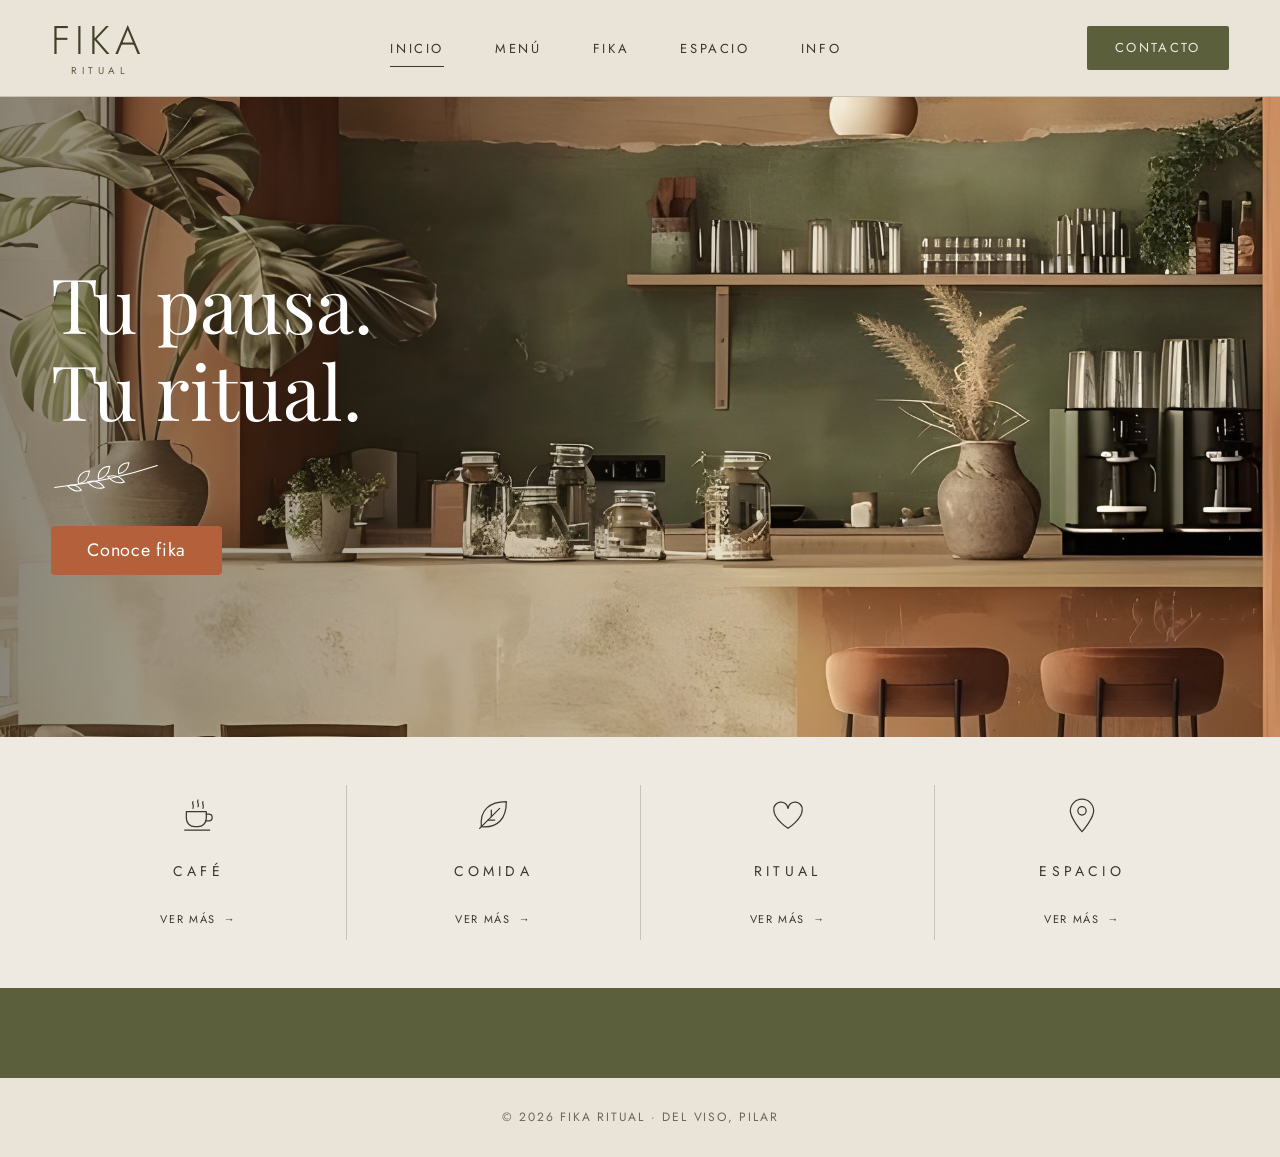
<file: index.html>
<!DOCTYPE html>
<html lang="es">
<head>
  <meta charset="UTF-8">
  <!-- Esta línea es clave para que la página sea responsive en el celular -->
  <meta name="viewport" content="width=device-width, initial-scale=1.0">
  <title>Fika Ritual | Tu pausa. Tu ritual.</title>
  <meta name="description" content="Fika Ritual: cafetería de especialidad, restó y panadería artesanal en Del Viso, Pilar.">

  <!-- Tipografías de Google Fonts -->
  <link rel="preconnect" href="https://fonts.googleapis.com">
  <link rel="preconnect" href="https://fonts.gstatic.com" crossorigin>
  <link href="https://fonts.googleapis.com/css2?family=Jost:wght@300;400;500&family=Playfair+Display:wght@400;600&display=swap" rel="stylesheet">

  <link rel="stylesheet" href="css/styles.css">
</head>
<body>

  <!-- ===== HEADER (igual en todas las páginas) ===== -->
  <header class="header">
    <div class="contenedor">
      <a href="index.html" class="logo" aria-label="Fika Ritual, ir al inicio">
        <span class="logo-fika">FIKA</span>
        <span class="logo-ritual">RITUAL</span>
      </a>

      <!-- Checkbox escondido: abre y cierra el menú en celular -->
      <input type="checkbox" id="menu-toggle" class="menu-toggle">

      <nav class="nav">
        <ul>
          <li><a href="index.html" class="activo">Inicio</a></li>
          <li><a href="menu.html">Menú</a></li>
          <li><a href="fika.html">Fika</a></li>
          <li><a href="espacio.html">Espacio</a></li>
          <li><a href="info.html">Info</a></li>
          <li class="solo-celular"><a href="info.html#contacto">Contacto</a></li>
        </ul>
      </nav>

      <a href="info.html#contacto" class="boton boton-oliva">Contacto</a>

      <!-- Botón hamburguesa (solo se ve en celular) -->
      <label for="menu-toggle" class="hamburguesa" aria-label="Abrir menú">
        <span></span><span></span><span></span>
      </label>
    </div>
  </header>

  <main>
    <!-- ===== HERO ===== -->
    <section class="hero">
      <img class="hero-foto" src="img/hero-inicio.jpg" alt="Interior de Fika con barra, frascos, plantas y banquetas">
      <div class="contenedor hero-texto">
        <h1>Tu pausa.<br>Tu ritual.</h1>
        <svg class="ramita" viewBox="0 0 120 40" fill="none" stroke="currentColor" stroke-width="1.2" stroke-linecap="round" aria-hidden="true"><path d="M4 30C40 26 80 18 116 6"/><path d="M30 26c-2-8 4-14 12-14-1 8-6 13-12 14z"/><path d="M52 21c-2-8 4-14 12-14-1 8-6 13-12 14z"/><path d="M74 15c-2-7 4-12 11-12-1 7-6 11-11 12z"/><path d="M40 24c5 6 12 8 18 6-4-6-11-8-18-6z"/><path d="M62 18c5 6 12 8 18 6-4-6-11-8-18-6z"/><path d="M18 28c4 5 10 7 15 5-3-5-9-7-15-5z"/></svg>
        <a href="fika.html" class="boton boton-terracota boton-grande">Conoce fika</a>
      </div>
    </section>

    <!-- ===== CAFÉ / COMIDA / RITUAL / ESPACIO ===== -->
    <section class="pilares">
      <div class="contenedor">
        <ul>
          <li>
            <svg viewBox="0 0 48 48" fill="none" stroke="currentColor" stroke-width="1.5" stroke-linecap="round" stroke-linejoin="round" aria-hidden="true"><path d="M10 20h24v8a10 10 0 0 1-10 10h-4a10 10 0 0 1-10-10z"/><path d="M34 23h3a4 4 0 0 1 0 8h-4"/><path d="M8 42h30"/><path d="M18 8c-2 3 2 4 0 8M24 6c-2 3 2 4 0 8M30 8c-2 3 2 4 0 8"/></svg>
            <h3>CAFÉ</h3>
            <a href="menu.html" class="ver-mas">Ver más <span aria-hidden="true">&rarr;</span></a>
          </li>
          <li>
            <svg viewBox="0 0 48 48" fill="none" stroke="currentColor" stroke-width="1.5" stroke-linecap="round" stroke-linejoin="round" aria-hidden="true"><path d="M40 8C20 8 8 18 10 38c20 2 30-10 30-30z"/><path d="M8 40L32 16"/><path d="M18 30h8M22 26v-8"/></svg>
            <h3>COMIDA</h3>
            <a href="menu.html#tab-salado" class="ver-mas">Ver más <span aria-hidden="true">&rarr;</span></a>
          </li>
          <li>
            <svg viewBox="0 0 48 48" fill="none" stroke="currentColor" stroke-width="1.5" stroke-linecap="round" stroke-linejoin="round" aria-hidden="true"><path d="M24 40S7 29 7 18a8.5 8.5 0 0 1 17-2 8.5 8.5 0 0 1 17 2c0 11-17 22-17 22z"/></svg>
            <h3>RITUAL</h3>
            <a href="fika.html" class="ver-mas">Ver más <span aria-hidden="true">&rarr;</span></a>
          </li>
          <li>
            <svg viewBox="0 0 48 48" fill="none" stroke="currentColor" stroke-width="1.5" stroke-linecap="round" stroke-linejoin="round" aria-hidden="true"><path d="M24 44S10 28 10 19a14 14 0 0 1 28 0c0 9-14 25-14 25z"/><circle cx="24" cy="19" r="5"/></svg>
            <h3>ESPACIO</h3>
            <a href="espacio.html" class="ver-mas">Ver más <span aria-hidden="true">&rarr;</span></a>
          </li>
        </ul>
      </div>
    </section>

    <div class="banda-verde"></div>
  </main>

  <footer class="footer">
    <p>&copy; 2026 Fika Ritual &middot; Del Viso, Pilar</p>
  </footer>

</body>
</html>
</file>
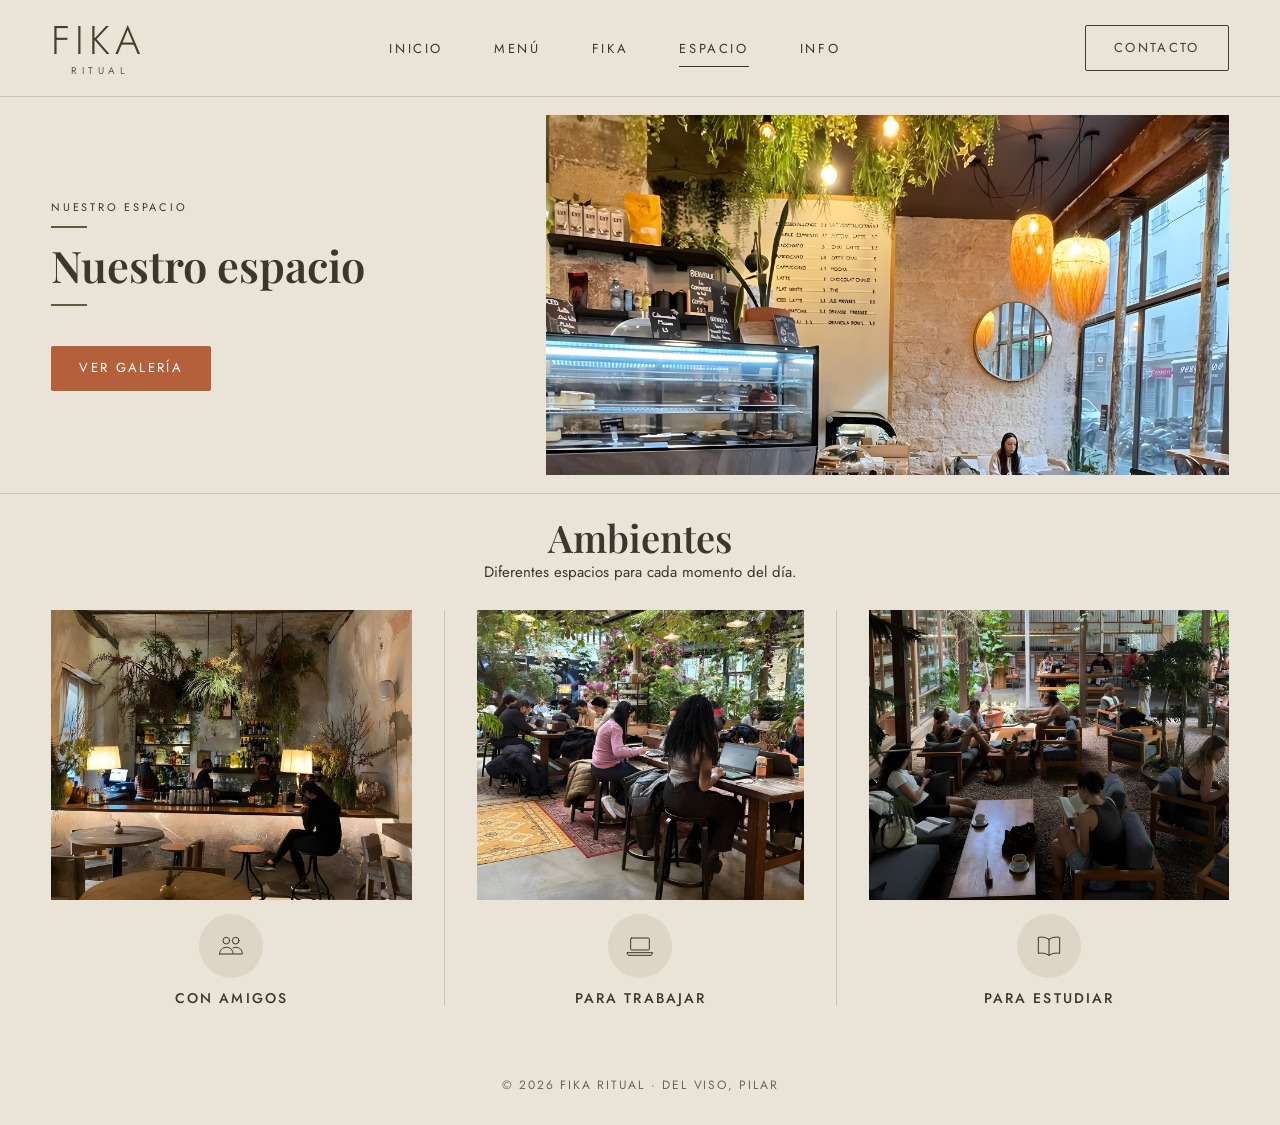
<file: espacio.html>
<!DOCTYPE html>
<html lang="es">
<head>
  <meta charset="UTF-8">
  <!-- Esta línea es clave para que la página sea responsive en el celular -->
  <meta name="viewport" content="width=device-width, initial-scale=1.0">
  <title>Nuestro espacio | Fika Ritual</title>
  <meta name="description" content="Fika Ritual: cafetería de especialidad, restó y panadería artesanal en Del Viso, Pilar.">

  <!-- Tipografías de Google Fonts -->
  <link rel="preconnect" href="https://fonts.googleapis.com">
  <link rel="preconnect" href="https://fonts.gstatic.com" crossorigin>
  <link href="https://fonts.googleapis.com/css2?family=Jost:wght@300;400;500&family=Playfair+Display:wght@400;600&display=swap" rel="stylesheet">

  <link rel="stylesheet" href="css/styles.css">
</head>
<body>

  <!-- ===== HEADER (igual en todas las páginas) ===== -->
  <header class="header">
    <div class="contenedor">
      <a href="index.html" class="logo" aria-label="Fika Ritual, ir al inicio">
        <span class="logo-fika">FIKA</span>
        <span class="logo-ritual">RITUAL</span>
      </a>

      <!-- Checkbox escondido: abre y cierra el menú en celular -->
      <input type="checkbox" id="menu-toggle" class="menu-toggle">

      <nav class="nav">
        <ul>
          <li><a href="index.html">Inicio</a></li>
          <li><a href="menu.html">Menú</a></li>
          <li><a href="fika.html">Fika</a></li>
          <li><a href="espacio.html" class="activo">Espacio</a></li>
          <li><a href="info.html">Info</a></li>
          <li class="solo-celular"><a href="info.html#contacto">Contacto</a></li>
        </ul>
      </nav>

      <a href="info.html#contacto" class="boton boton-borde">Contacto</a>

      <!-- Botón hamburguesa (solo se ve en celular) -->
      <label for="menu-toggle" class="hamburguesa" aria-label="Abrir menú">
        <span></span><span></span><span></span>
      </label>
    </div>
  </header>

  <main>
    <!-- ===== INTRO ===== -->
    <section>
      <div class="contenedor espacio-intro">
        <div>
          <p class="etiqueta">Nuestro espacio</p>
          <span class="rayita" style="margin:0 0 12px"></span>
          <h1>Nuestro espacio</h1>
          <span class="rayita"></span>
          <a href="#ambientes" class="boton boton-terracota">Ver galería</a>
        </div>
        <img src="img/espacio-hero.jpg" alt="Salón de Fika con plantas colgantes, vitrina y lámparas de mimbre">
      </div>
    </section>

    <!-- ===== AMBIENTES ===== -->
    <section class="ambientes" id="ambientes">
      <div class="contenedor">
        <h2>Ambientes</h2>
        <p class="subtitulo">Diferentes espacios para cada momento del día.</p>
        <ul>
          <li>
            <div class="ambiente-foto"><img src="img/amigos.jpg" alt="Barra con plantas colgantes y lámparas cálidas"></div>
            <div class="icono-circulo"><svg viewBox="0 0 48 48" fill="none" stroke="currentColor" stroke-width="1.5" stroke-linecap="round" stroke-linejoin="round" aria-hidden="true"><circle cx="17" cy="16" r="5"/><circle cx="31" cy="16" r="5"/><path d="M7 36c0-6 4-10 10-10s10 4 10 10H7z"/><path d="M27 27c1-.7 2.5-1 4-1 6 0 10 4 10 10H28"/></svg></div>
            <h3>Con amigos</h3>
          </li>
          <li>
            <div class="ambiente-foto"><img src="img/trabajar.jpg" alt="Mesas compartidas con gente trabajando en laptops"></div>
            <div class="icono-circulo"><svg viewBox="0 0 48 48" fill="none" stroke="currentColor" stroke-width="1.5" stroke-linecap="round" stroke-linejoin="round" aria-hidden="true"><rect x="10" y="12" width="28" height="18" rx="1.5"/><path d="M5 34h38l-2 4H7z"/></svg></div>
            <h3>Para trabajar</h3>
          </li>
          <li>
            <div class="ambiente-foto"><img src="img/estudiar.jpg" alt="Patio con sillones y gente leyendo"></div>
            <div class="icono-circulo"><svg viewBox="0 0 48 48" fill="none" stroke="currentColor" stroke-width="1.5" stroke-linecap="round" stroke-linejoin="round" aria-hidden="true"><path d="M24 14c-4-3-10-4-16-3v24c6-1 12 0 16 3 4-3 10-4 16-3V11c-6-1-12 0-16 3z"/><path d="M24 14v24"/></svg></div>
            <h3>Para estudiar</h3>
          </li>
        </ul>
      </div>
    </section>
  </main>

  <footer class="footer">
    <p>&copy; 2026 Fika Ritual &middot; Del Viso, Pilar</p>
  </footer>

</body>
</html>
</file>
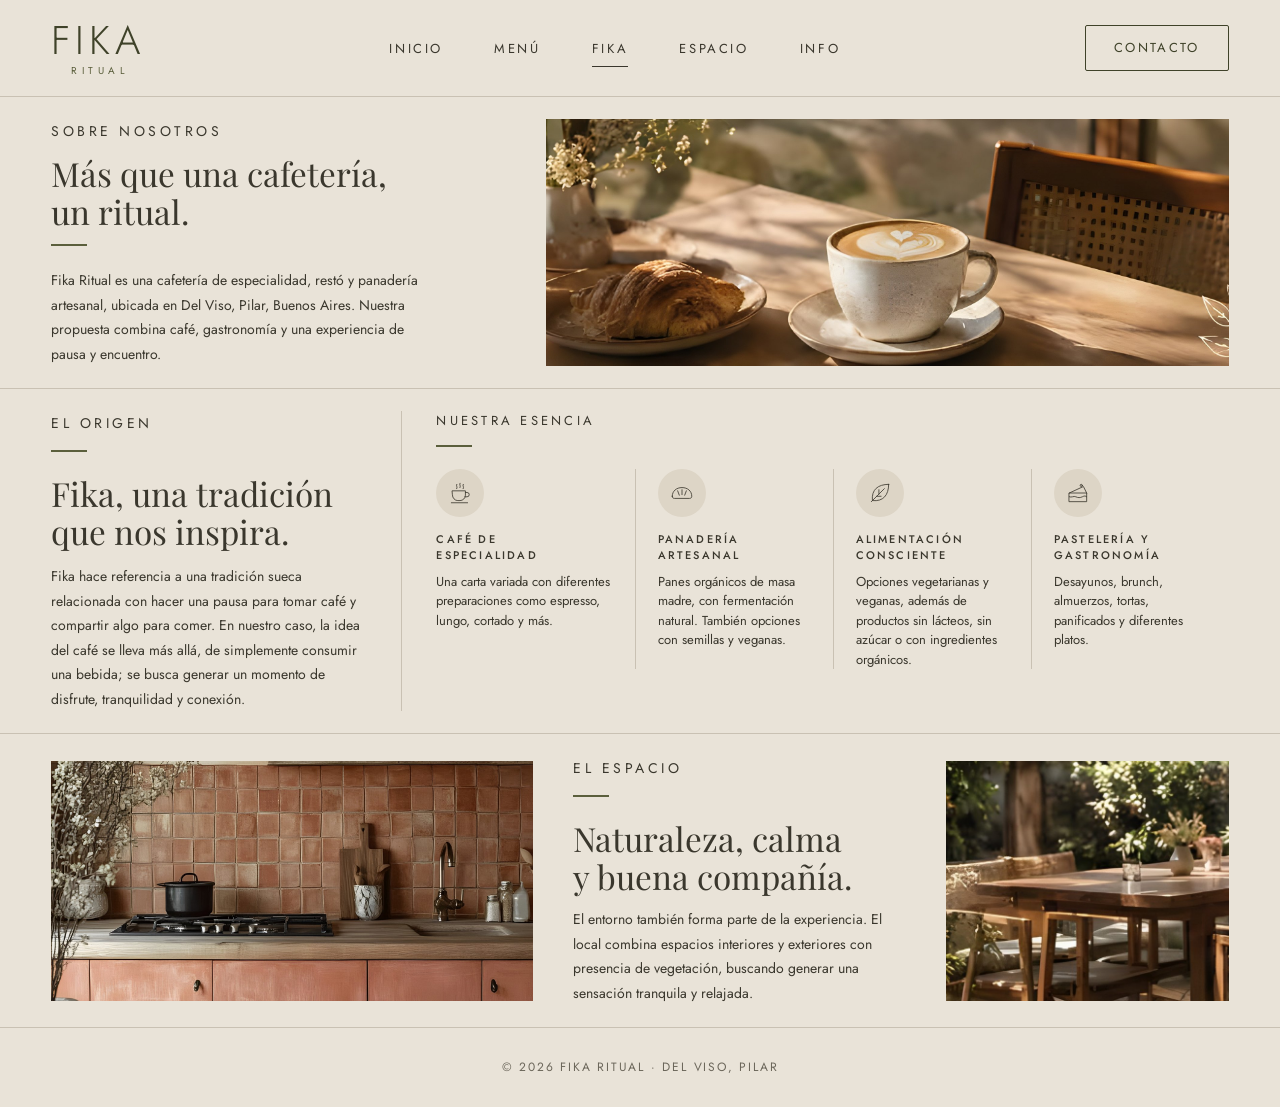
<file: fika.html>
<!DOCTYPE html>
<html lang="es">
<head>
  <meta charset="UTF-8">
  <!-- Esta línea es clave para que la página sea responsive en el celular -->
  <meta name="viewport" content="width=device-width, initial-scale=1.0">
  <title>Sobre nosotros | Fika Ritual</title>
  <meta name="description" content="Fika Ritual: cafetería de especialidad, restó y panadería artesanal en Del Viso, Pilar.">

  <!-- Tipografías de Google Fonts -->
  <link rel="preconnect" href="https://fonts.googleapis.com">
  <link rel="preconnect" href="https://fonts.gstatic.com" crossorigin>
  <link href="https://fonts.googleapis.com/css2?family=Jost:wght@300;400;500&family=Playfair+Display:wght@400;600&display=swap" rel="stylesheet">

  <link rel="stylesheet" href="css/styles.css">
</head>
<body>

  <!-- ===== HEADER (igual en todas las páginas) ===== -->
  <header class="header">
    <div class="contenedor">
      <a href="index.html" class="logo" aria-label="Fika Ritual, ir al inicio">
        <span class="logo-fika">FIKA</span>
        <span class="logo-ritual">RITUAL</span>
      </a>

      <!-- Checkbox escondido: abre y cierra el menú en celular -->
      <input type="checkbox" id="menu-toggle" class="menu-toggle">

      <nav class="nav">
        <ul>
          <li><a href="index.html">Inicio</a></li>
          <li><a href="menu.html">Menú</a></li>
          <li><a href="fika.html" class="activo">Fika</a></li>
          <li><a href="espacio.html">Espacio</a></li>
          <li><a href="info.html">Info</a></li>
          <li class="solo-celular"><a href="info.html#contacto">Contacto</a></li>
        </ul>
      </nav>

      <a href="info.html#contacto" class="boton boton-borde">Contacto</a>

      <!-- Botón hamburguesa (solo se ve en celular) -->
      <label for="menu-toggle" class="hamburguesa" aria-label="Abrir menú">
        <span></span><span></span><span></span>
      </label>
    </div>
  </header>

  <main>
    <!-- ===== SOBRE NOSOTROS ===== -->
    <section class="bloque">
      <div class="contenedor sobre">
        <div>
          <p class="etiqueta">Sobre nosotros</p>
          <h2>Más que una cafetería,<br>un ritual.</h2>
          <span class="rayita"></span>
          <p>Fika Ritual es una cafetería de especialidad, restó y panadería artesanal, ubicada en Del Viso, Pilar, Buenos Aires. Nuestra propuesta combina café, gastronomía y una experiencia de pausa y encuentro.</p>
        </div>
        <img class="foto-ancha" src="img/fika-mesa.jpg" alt="Café con latte art y medialuna sobre una mesa de madera">
      </div>
    </section>

    <!-- ===== ORIGEN + ESENCIA ===== -->
    <section class="bloque">
      <div class="contenedor origen">
        <div class="origen-texto">
          <p class="etiqueta">El origen</p>
          <span class="rayita"></span>
          <h2>Fika, una tradición<br>que nos inspira.</h2>
          <p style="margin-top:14px">Fika hace referencia a una tradición sueca relacionada con hacer una pausa para tomar café y compartir algo para comer. En nuestro caso, la idea del café se lleva más allá, de simplemente consumir una bebida; se busca generar un momento de disfrute, tranquilidad y conexión.</p>
        </div>
        <div class="esencia">
          <p class="etiqueta">Nuestra esencia</p>
          <span class="rayita"></span>
          <ul>
            <li>
              <div class="icono-circulo"><svg viewBox="0 0 48 48" fill="none" stroke="currentColor" stroke-width="1.5" stroke-linecap="round" stroke-linejoin="round" aria-hidden="true"><path d="M10 20h24v8a10 10 0 0 1-10 10h-4a10 10 0 0 1-10-10z"/><path d="M34 23h3a4 4 0 0 1 0 8h-4"/><path d="M8 42h30"/><path d="M18 8c-2 3 2 4 0 8M24 6c-2 3 2 4 0 8M30 8c-2 3 2 4 0 8"/></svg></div>
              <h3>Café de<br>especialidad</h3>
              <p>Una carta variada con diferentes preparaciones como espresso, lungo, cortado y más.</p>
            </li>
            <li>
              <div class="icono-circulo"><svg viewBox="0 0 48 48" fill="none" stroke="currentColor" stroke-width="1.5" stroke-linecap="round" stroke-linejoin="round" aria-hidden="true"><path d="M6 30c0-10 8-16 18-16s18 6 18 16c0 3-2 4-4 4H10c-2 0-4-1-4-4z"/><path d="M16 20l3 8M24 18v9M32 20l-3 8"/></svg></div>
              <h3>Panadería<br>artesanal</h3>
              <p>Panes orgánicos de masa madre, con fermentación natural. También opciones con semillas y veganas.</p>
            </li>
            <li>
              <div class="icono-circulo"><svg viewBox="0 0 48 48" fill="none" stroke="currentColor" stroke-width="1.5" stroke-linecap="round" stroke-linejoin="round" aria-hidden="true"><path d="M40 8C20 8 8 18 10 38c20 2 30-10 30-30z"/><path d="M8 40L32 16"/><path d="M18 30h8M22 26v-8"/></svg></div>
              <h3>Alimentación<br>consciente</h3>
              <p>Opciones vegetarianas y veganas, además de productos sin lácteos, sin azúcar o con ingredientes orgánicos.</p>
            </li>
            <li>
              <div class="icono-circulo"><svg viewBox="0 0 48 48" fill="none" stroke="currentColor" stroke-width="1.5" stroke-linecap="round" stroke-linejoin="round" aria-hidden="true"><path d="M8 24h32v16H8z"/><path d="M8 24L34 12l6 12"/><path d="M8 31c4 2 8-2 12 0s8 2 12 0 6-2 8 0"/><circle cx="30" cy="10" r="2"/></svg></div>
              <h3>Pastelería y<br>gastronomía</h3>
              <p>Desayunos, brunch, almuerzos, tortas, panificados y diferentes platos.</p>
            </li>
          </ul>
        </div>
      </div>
    </section>

    <!-- ===== EL ESPACIO ===== -->
    <section class="bloque el-espacio-bloque">
      <div class="contenedor el-espacio">
        <img src="img/fika-cocina.jpg" alt="Cocina con azulejos terracota, vasijas de barro y estante de madera">
        <div class="el-espacio-texto">
          <p class="etiqueta">El espacio</p>
          <span class="rayita"></span>
          <h2>Naturaleza, calma<br>y buena compañía.</h2>
          <p style="margin-top:12px">El entorno también forma parte de la experiencia. El local combina espacios interiores y exteriores con presencia de vegetación, buscando generar una sensación tranquila y relajada.</p>
        </div>
        <img src="img/fika-patio.jpg" alt="Mesa de madera en el patio rodeada de plantas">
      </div>
    </section>
  </main>

  <footer class="footer">
    <p>&copy; 2026 Fika Ritual &middot; Del Viso, Pilar</p>
  </footer>

</body>
</html>
</file>
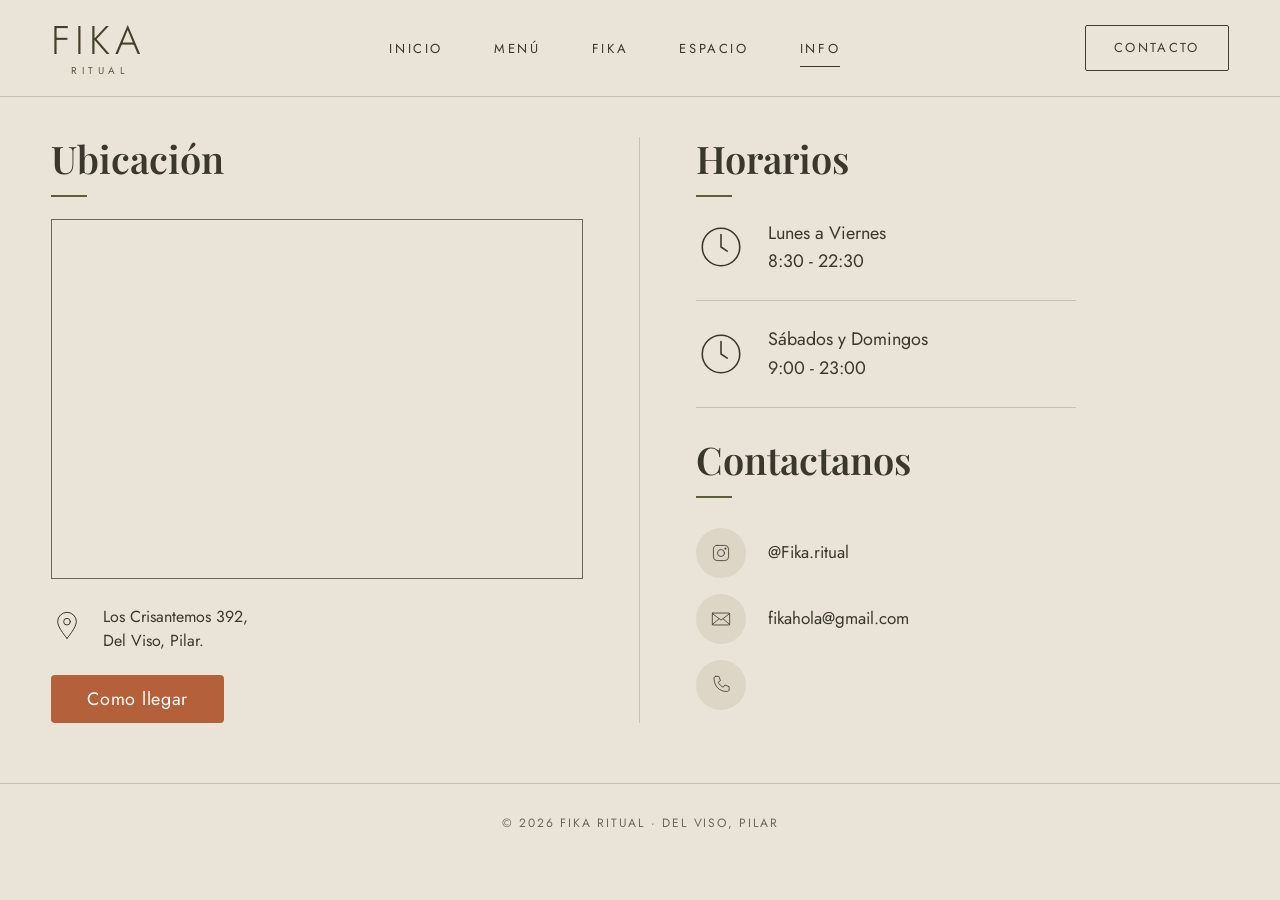
<file: info.html>
<!DOCTYPE html>
<html lang="es">
<head>
  <meta charset="UTF-8">
  <!-- Esta línea es clave para que la página sea responsive en el celular -->
  <meta name="viewport" content="width=device-width, initial-scale=1.0">
  <title>Info y contacto | Fika Ritual</title>
  <meta name="description" content="Fika Ritual: cafetería de especialidad, restó y panadería artesanal en Del Viso, Pilar.">

  <!-- Tipografías de Google Fonts -->
  <link rel="preconnect" href="https://fonts.googleapis.com">
  <link rel="preconnect" href="https://fonts.gstatic.com" crossorigin>
  <link href="https://fonts.googleapis.com/css2?family=Jost:wght@300;400;500&family=Playfair+Display:wght@400;600&display=swap" rel="stylesheet">

  <link rel="stylesheet" href="css/styles.css">
</head>
<body>

  <!-- ===== HEADER (igual en todas las páginas) ===== -->
  <header class="header">
    <div class="contenedor">
      <a href="index.html" class="logo" aria-label="Fika Ritual, ir al inicio">
        <span class="logo-fika">FIKA</span>
        <span class="logo-ritual">RITUAL</span>
      </a>

      <!-- Checkbox escondido: abre y cierra el menú en celular -->
      <input type="checkbox" id="menu-toggle" class="menu-toggle">

      <nav class="nav">
        <ul>
          <li><a href="index.html">Inicio</a></li>
          <li><a href="menu.html">Menú</a></li>
          <li><a href="fika.html">Fika</a></li>
          <li><a href="espacio.html">Espacio</a></li>
          <li><a href="info.html" class="activo">Info</a></li>
          <li class="solo-celular"><a href="info.html#contacto">Contacto</a></li>
        </ul>
      </nav>

      <a href="info.html#contacto" class="boton boton-borde">Contacto</a>

      <!-- Botón hamburguesa (solo se ve en celular) -->
      <label for="menu-toggle" class="hamburguesa" aria-label="Abrir menú">
        <span></span><span></span><span></span>
      </label>
    </div>
  </header>

  <main>
    <section>
      <div class="contenedor info">

        <!-- ===== UBICACIÓN ===== -->
        <div class="ubicacion">
          <h2>Ubicación</h2>
          <span class="rayita"></span>
          <!-- Mapa de Google Maps embebido -->
          <iframe class="mapa"
            src="https://maps.google.com/maps?q=Los%20Crisantemos%20392%2C%20Del%20Viso%2C%20Pilar&z=15&output=embed"
            title="Mapa de Fika Ritual" loading="lazy" referrerpolicy="no-referrer-when-downgrade"></iframe>
          <div class="direccion">
            <svg viewBox="0 0 48 48" fill="none" stroke="currentColor" stroke-width="1.5" stroke-linecap="round" stroke-linejoin="round" aria-hidden="true"><path d="M24 44S10 28 10 19a14 14 0 0 1 28 0c0 9-14 25-14 25z"/><circle cx="24" cy="19" r="5"/></svg>
            <p>Los Crisantemos 392,<br>Del Viso, Pilar.</p>
          </div>
          <a class="boton boton-terracota boton-grande" target="_blank" rel="noopener"
             href="https://www.google.com/maps/dir/?api=1&destination=Los+Crisantemos+392,+Del+Viso,+Pilar">Como llegar</a>
        </div>

        <!-- ===== HORARIOS Y CONTACTO ===== -->
        <div class="contacto-col">
          <h2>Horarios</h2>
          <span class="rayita"></span>
          <div class="horario">
            <svg viewBox="0 0 48 48" fill="none" stroke="currentColor" stroke-width="1.5" stroke-linecap="round" stroke-linejoin="round" aria-hidden="true"><circle cx="24" cy="24" r="18"/><path d="M24 12v12l6 4"/></svg>
            <p>Lunes a Viernes<br>8:30 - 22:30</p>
          </div>
          <div class="horario">
            <svg viewBox="0 0 48 48" fill="none" stroke="currentColor" stroke-width="1.5" stroke-linecap="round" stroke-linejoin="round" aria-hidden="true"><circle cx="24" cy="24" r="18"/><path d="M24 12v12l6 4"/></svg>
            <p>Sábados y Domingos<br>9:00 - 23:00</p>
          </div>

          <h2 id="contacto">Contactanos</h2>
          <span class="rayita"></span>
          <ul class="redes">
            <li><a href="https://instagram.com/fika.ritual" target="_blank" rel="noopener"><span class="icono-circulo"><svg viewBox="0 0 48 48" fill="none" stroke="currentColor" stroke-width="1.5" stroke-linecap="round" stroke-linejoin="round" aria-hidden="true"><rect x="10" y="10" width="28" height="28" rx="7"/><circle cx="24" cy="24" r="6.5"/><circle cx="32" cy="16" r="1" fill="currentColor"/></svg></span>@Fika.ritual</a></li>
            <li><a href="mailto:fikahola@gmail.com"><span class="icono-circulo"><svg viewBox="0 0 48 48" fill="none" stroke="currentColor" stroke-width="1.5" stroke-linecap="round" stroke-linejoin="round" aria-hidden="true"><rect x="8" y="13" width="32" height="22" rx="1"/><path d="M8 14l16 12 16-12M8 34l12-10M40 34L28 24"/></svg></span>fikahola@gmail.com</a></li>
            <!-- Completá el número de teléfono real -->
            <li><a href="tel:+540000000000"><span class="icono-circulo"><svg viewBox="0 0 48 48" fill="none" stroke="currentColor" stroke-width="1.5" stroke-linecap="round" stroke-linejoin="round" aria-hidden="true"><path d="M14 8l6 0 3 8-4 3c2 4 5 7 9 9l3-4 8 3v6c0 2-2 3-4 3C21 36 12 27 11 12c0-2 1-4 3-4z"/></svg></span></a></li>
          </ul>
        </div>

      </div>
    </section>
  </main>

  <footer class="footer">
    <p>&copy; 2026 Fika Ritual &middot; Del Viso, Pilar</p>
  </footer>

</body>
</html>
</file>
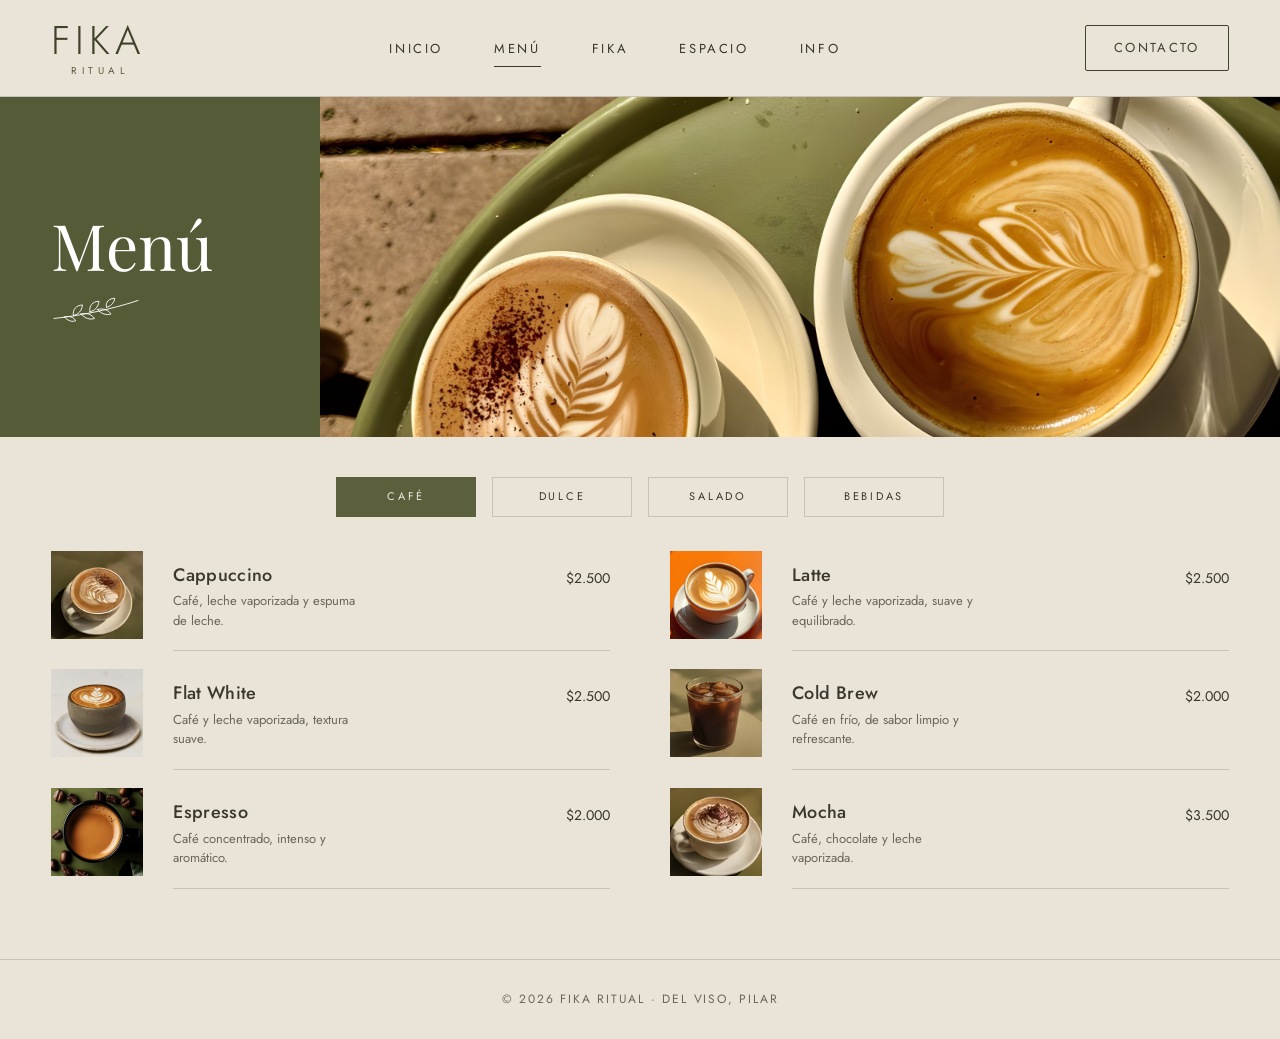
<file: menu.html>
<!DOCTYPE html>
<html lang="es">
<head>
  <meta charset="UTF-8">
  <!-- Esta línea es clave para que la página sea responsive en el celular -->
  <meta name="viewport" content="width=device-width, initial-scale=1.0">
  <title>Menú | Fika Ritual</title>
  <meta name="description" content="Fika Ritual: cafetería de especialidad, restó y panadería artesanal en Del Viso, Pilar.">

  <!-- Tipografías de Google Fonts -->
  <link rel="preconnect" href="https://fonts.googleapis.com">
  <link rel="preconnect" href="https://fonts.gstatic.com" crossorigin>
  <link href="https://fonts.googleapis.com/css2?family=Jost:wght@300;400;500&family=Playfair+Display:wght@400;600&display=swap" rel="stylesheet">

  <link rel="stylesheet" href="css/styles.css">
</head>
<body>

  <!-- ===== HEADER (igual en todas las páginas) ===== -->
  <header class="header">
    <div class="contenedor">
      <a href="index.html" class="logo" aria-label="Fika Ritual, ir al inicio">
        <span class="logo-fika">FIKA</span>
        <span class="logo-ritual">RITUAL</span>
      </a>

      <!-- Checkbox escondido: abre y cierra el menú en celular -->
      <input type="checkbox" id="menu-toggle" class="menu-toggle">

      <nav class="nav">
        <ul>
          <li><a href="index.html">Inicio</a></li>
          <li><a href="menu.html" class="activo">Menú</a></li>
          <li><a href="fika.html">Fika</a></li>
          <li><a href="espacio.html">Espacio</a></li>
          <li><a href="info.html">Info</a></li>
          <li class="solo-celular"><a href="info.html#contacto">Contacto</a></li>
        </ul>
      </nav>

      <a href="info.html#contacto" class="boton boton-borde">Contacto</a>

      <!-- Botón hamburguesa (solo se ve en celular) -->
      <label for="menu-toggle" class="hamburguesa" aria-label="Abrir menú">
        <span></span><span></span><span></span>
      </label>
    </div>
  </header>

  <main>
    <!-- ===== HERO MENÚ ===== -->
    <section class="hero-chico">
      <img class="hero-foto" src="img/hero-menu.jpg" alt="Dos cafés con latte art sobre una mesa verde">
      <div class="contenedor hero-texto">
        <h1>Menú</h1>
        <svg class="ramita" viewBox="0 0 120 40" fill="none" stroke="currentColor" stroke-width="1.2" stroke-linecap="round" aria-hidden="true"><path d="M4 30C40 26 80 18 116 6"/><path d="M30 26c-2-8 4-14 12-14-1 8-6 13-12 14z"/><path d="M52 21c-2-8 4-14 12-14-1 8-6 13-12 14z"/><path d="M74 15c-2-7 4-12 11-12-1 7-6 11-11 12z"/><path d="M40 24c5 6 12 8 18 6-4-6-11-8-18-6z"/><path d="M62 18c5 6 12 8 18 6-4-6-11-8-18-6z"/><path d="M18 28c4 5 10 7 15 5-3-5-9-7-15-5z"/></svg>
      </div>
    </section>

    <!-- ===== CARTA CON PESTAÑAS =====
         Funciona solo con CSS: cada pestaña es un radio button. -->
    <section class="menu">
      <div class="contenedor">
        <input type="radio" name="tab" id="tab-cafe" class="tab-radio" checked>
        <input type="radio" name="tab" id="tab-dulce" class="tab-radio">
        <input type="radio" name="tab" id="tab-salado" class="tab-radio">
        <input type="radio" name="tab" id="tab-bebidas" class="tab-radio">

        <div class="tabs">
          <label for="tab-cafe">Café</label>
          <label for="tab-dulce">Dulce</label>
          <label for="tab-salado">Salado</label>
          <label for="tab-bebidas">Bebidas</label>
        </div>

        <div class="listas">
        <div class="lista-menu" id="lista-cafe">
          <article class="producto">
            <img src="img/cappuccino.jpg" alt="Cappuccino">
            <div class="producto-info">
              <h3>Cappuccino</h3>
              <p>Café, leche vaporizada y espuma de leche.</p>
              <span class="precio">$2.500</span>
            </div>
          </article>
          <article class="producto">
            <img src="img/latte.jpg" alt="Latte">
            <div class="producto-info">
              <h3>Latte</h3>
              <p>Café y leche vaporizada, suave y equilibrado.</p>
              <span class="precio">$2.500</span>
            </div>
          </article>
          <article class="producto">
            <img src="img/flat-white.jpg" alt="Flat White">
            <div class="producto-info">
              <h3>Flat White</h3>
              <p>Café y leche vaporizada, textura suave.</p>
              <span class="precio">$2.500</span>
            </div>
          </article>
          <article class="producto">
            <img src="img/cold-brew.jpg" alt="Cold Brew">
            <div class="producto-info">
              <h3>Cold Brew</h3>
              <p>Café en frío, de sabor limpio y refrescante.</p>
              <span class="precio">$2.000</span>
            </div>
          </article>
          <article class="producto">
            <img src="img/espresso.jpg" alt="Espresso">
            <div class="producto-info">
              <h3>Espresso</h3>
              <p>Café concentrado, intenso y aromático.</p>
              <span class="precio">$2.000</span>
            </div>
          </article>
          <article class="producto">
            <img src="img/mocha.jpg" alt="Mocha">
            <div class="producto-info">
              <h3>Mocha</h3>
              <p>Café, chocolate y leche vaporizada.</p>
              <span class="precio">$3.500</span>
            </div>
          </article>
        </div>
        <div class="lista-menu" id="lista-dulce">
          <article class="producto">
            <img src="img/medialuna.jpg" alt="Croissant">
            <div class="producto-info">
              <h3>Croissant</h3>
              <p>De manteca, hojaldrado y horneado todos los días.</p>
              <span class="precio">$3.000</span>
            </div>
          </article>
          <article class="producto">
            <img src="img/kanelbulle.jpg" alt="Kanelbulle">
            <div class="producto-info">
              <h3>Kanelbulle</h3>
              <p>Roll de canela y cardamomo, clásico del fika sueco.</p>
              <span class="precio">$3.000</span>
            </div>
          </article>
          <article class="producto">
            <img src="img/croissant-bicolor.jpg" alt="Croissant bicolor">
            <div class="producto-info">
              <h3>Croissant bicolor</h3>
              <p>Masa hojaldrada con capas de cacao.</p>
              <span class="precio">$3.000</span>
            </div>
          </article>
          <article class="producto">
            <img src="img/pain-chocolat.jpg" alt="Pain au chocolat">
            <div class="producto-info">
              <h3>Pain au chocolat</h3>
              <p>Hojaldre de manteca relleno de chocolate semiamargo.</p>
              <span class="precio">$3.000</span>
            </div>
          </article>
        </div>
<!-- Productos de ejemplo: cambiá nombres, descripciones y precios -->
        <div class="lista-menu" id="lista-salado">
          <article class="producto">
            <img src="img/Tostada de masa madre.jpg" alt="Tostada de masa madre">
            <div class="producto-info">
              <h3>Tostado de masa madre</h3>
          
              <p>Jamón cocido y queso, en pan de masa madre.</p>
              <span class="precio">$5.000</span>
            </div>
          </article>
          <article class="producto">
            <img src="img/Avocado toast.jpg" alt="Avocado toast">
            <div class="producto-info">
              <h3>Avocado toast</h3>
              <p>Palta, huevo y semillas sobre pan de masa madre.</p>
              <span class="precio">$5.000</span>
            </div>
          </article>
          <article class="producto">
            <img src="img/Bowl veggie.jpg" alt="Bowl veggie">
            <div class="producto-info">
              <h3>Bowl veggie</h3>
              <p>Vegetales asados, hummus y hojas verdes.</p>
              <span class="precio">$8.000</span>
            </div>
          </article>
          <article class="producto">
            <img src="img/Croissant salado.jpg" alt="Croissant salado">
            <div class="producto-info">
              <h3>Croissant salado</h3>
              <p>Relleno de jamón crudo, rúcula y queso.</p>
              <span class="precio">$5.000</span>
            </div>
          </article>
          <article class="producto">
            <img src="img/Quinche del dia.jpg" alt="Quiche del día">
            <div class="producto-info">
              <h3>Quiche del día</h3>
              <p>Masa casera y relleno de estación.</p>
              <span class="precio">$6.000</span>
            </div>
          </article>
          <article class="producto">
            <img src="img/Wrap de pollo.jpg" alt="Wrap de pollo">
            <div class="producto-info">
              <h3>Wrap de pollo</h3>
              <p>Pollo grillado, vegetales y aderezo de yogur.</p>
              <span class="precio">$6.000</span>
            </div>
          </article>
        </div>
        <div class="lista-menu" id="lista-bebidas">
          <article class="producto">
            <img src="img/Limonada.jpg" alt="Limonada">
            <div class="producto-info">
              <h3>Limonada</h3>
              <p>Con menta y jengibre.</p>
              <span class="precio">$2.000</span>
            </div>
          </article>
          <article class="producto">
            <img src="img/Jugo de naranja.jpg" alt="Jugo de naranja">
            <div class="producto-info">
              <h3>Jugo de naranja</h3>
              <p>Exprimido en el momento.</p>
              <span class="precio">$2.000</span>
            </div>
          </article>
          <article class="producto">
            <img src="img/Te en herbas.jpg" alt="Té en hebras">
            <div class="producto-info">
              <h3>Té en hebras</h3>
              <p>Variedades negras, verdes y herbales.</p>
              <span class="precio">$2.000</span>
            </div>
          </article>
          <article class="producto">
            <img src="img/ Chai Latte.jpg" alt="Chai latte">
            <div class="producto-info">
              <h3>Chai latte</h3>
              <p>Especias, té negro y leche vaporizada.</p>
              <span class="precio">$3.000</span>
            </div>
          </article>
          <article class="producto">
            <img src="img/Matcha latte.jpg" alt="Matcha latte">
            <div class="producto-info">
              <h3>Matcha latte</h3>
              <p>Té matcha y leche vaporizada.</p>
              <span class="precio">$3.000</span>
            </div>
          </article>
          <article class="producto">
            <img src="img/Agua saborizada.jpg" alt="Agua saborizada">
            <div class="producto-info">
              <h3>Agua saborizada</h3>
              <p>Con frutas de estación.</p>
              <span class="precio">$3.000</span>
            </div>
          </article>
        </div>
        </div>
      </div>
    </section>
  </main>

  <footer class="footer">
    <p>&copy; 2026 Fika Ritual &middot; Del Viso, Pilar</p>
  </footer>

</body>
</html>
</file>
<file: css/styles.css>
/* =========================================================
   FIKA RITUAL — Hoja de estilos
   Un solo archivo CSS para las 5 páginas.
   Orden: 1) Variables  2) Base  3) Header  4) Botones
          5) Secciones de cada página  6) Responsive
   ========================================================= */


/* ---------- 1. VARIABLES (colores y fuentes) ----------
   Si querés cambiar un color en toda la página,
   lo cambiás acá una sola vez. */
:root {
  --beige: #e9e3d8;        /* fondo general */
  --beige-claro: #efeae1;  /* fondo de bandas / tarjetas */
  --oliva: #5b5f3c;        /* verde de botones y detalles */
  --oliva-oscuro: #3f4229;
  --terracota: #b4603a;    /* botones naranjas */
  --texto: #3a372d;        /* texto principal */
  --texto-suave: #6b665a;  /* textos secundarios */
  --linea: #c9c1b3;        /* líneas divisorias */

  --serif: "Playfair Display", Georgia, serif;
  --sans: "Jost", "Helvetica Neue", Arial, sans-serif;

  --ancho-max: 1280px;     /* ancho máximo del contenido */
  --margen: clamp(20px, 4vw, 56px); /* margen lateral que se adapta a la pantalla */
}


/* ---------- 2. BASE ---------- */
* {
  box-sizing: border-box;
  margin: 0;
  padding: 0;
}

html {
  scroll-behavior: smooth;
}

body {
  background-color: var(--beige);
  color: var(--texto);
  font-family: var(--sans);
  font-size: 16px;
  line-height: 1.6;
}

img {
  display: block;
  max-width: 100%;   /* las imágenes nunca se salen de su contenedor */
}

a {
  color: inherit;
  text-decoration: none;
}

ul {
  list-style: none;
}

h1, h2, h3 {
  font-family: var(--serif);
  font-weight: 400;
  line-height: 1.15;
}

/* Contenedor centrado que usan todas las secciones */
.contenedor {
  width: 100%;
  max-width: var(--ancho-max);
  margin: 0 auto;
  padding: 0 var(--margen);
}

/* Etiqueta chiquita en mayúsculas ("SOBRE NOSOTROS", etc.) */
.etiqueta {
  font-size: 11px;
  letter-spacing: 0.25em;
  text-transform: uppercase;
  color: var(--texto);
  margin-bottom: 10px;
}

/* Rayita corta debajo de los títulos */
.rayita {
  display: block;
  width: 36px;
  height: 2px;
  background-color: var(--oliva);
  margin: 14px 0 22px;
}


/* ---------- 3. HEADER / NAVEGACIÓN ---------- */
.header {
  background-color: var(--beige);
  border-bottom: 1px solid var(--linea);
  position: sticky;   /* queda fijo arriba al hacer scroll */
  top: 0;
  z-index: 100;
}

.header .contenedor {
  display: flex;
  align-items: center;
  justify-content: space-between;
  height: 96px;
}

/* Logo hecho con texto */
.logo {
  display: flex;
  flex-direction: column;
  align-items: center;
  line-height: 1;
}

.logo-fika {
  font-family: var(--sans);
  font-weight: 300;
  font-size: 40px;
  letter-spacing: 0.12em;
  color: var(--oliva-oscuro);
}

.logo-ritual {
  font-size: 10px;
  letter-spacing: 0.45em;
  margin-top: 6px;
  margin-right: -0.45em; /* compensa el espaciado para que quede centrado */
  color: var(--oliva);
}

/* Links del menú */
.nav ul {
  display: flex;
  gap: clamp(28px, 4vw, 64px);
}

.nav a {
  font-size: 13px;
  letter-spacing: 0.2em;
  text-transform: uppercase;
  padding-bottom: 8px;
  border-bottom: 1px solid transparent;
  transition: border-color 0.3s;
}

.nav a:hover,
.nav a.activo {
  border-bottom-color: var(--texto); /* subrayado de la página actual */
}

/* El botón hamburguesa, el checkbox y el link "Contacto" del menú
   solo se usan en celular */
.menu-toggle,
.hamburguesa,
.solo-celular {
  display: none;
}


/* ---------- 4. BOTONES ---------- */
.boton {
  display: inline-block;
  font-family: var(--sans);
  font-size: 13px;
  letter-spacing: 0.18em;
  text-transform: uppercase;
  padding: 12px 28px;
  border-radius: 2px;
  transition: background-color 0.3s, color 0.3s, transform 0.3s;
  cursor: pointer;
}

.boton:hover {
  transform: translateY(-2px);
}

.boton-oliva {
  background-color: var(--oliva);
  color: var(--beige-claro);
}

.boton-oliva:hover {
  background-color: var(--oliva-oscuro);
}

.boton-borde {
  border: 1px solid var(--oliva-oscuro);
  color: var(--oliva-oscuro);
}

.boton-borde:hover {
  background-color: var(--oliva);
  color: var(--beige-claro);
}

.boton-terracota {
  background-color: var(--terracota);
  color: #fff;
}

.boton-terracota:hover {
  background-color: #9a4f2e;
}

/* Botón grande del hero ("Conoce fika", "Como llegar") */
.boton-grande {
  font-size: 18px;
  letter-spacing: 0.04em;
  text-transform: none;
  padding: 10px 36px;
  border-radius: 4px;
}


/* ---------- 5A. INICIO ---------- */
.hero {
  position: relative;
  height: min(80vh, 640px);
  min-height: 420px;
  display: flex;
  align-items: center;
  overflow: hidden;
}

/* La foto ocupa todo el fondo del hero */
.hero-foto {
  position: absolute;
  inset: 0;
  width: 100%;
  height: 100%;
  object-fit: cover;          /* recorta la foto sin deformarla */
  object-position: center 55%;
}

/* Degradé oscuro a la izquierda para que se lea el texto */
.hero::before {
  content: "";
  position: absolute;
  inset: 0;
  background: linear-gradient(90deg, rgba(40, 32, 20, 0.55) 0%, rgba(40, 32, 20, 0.15) 50%, transparent 75%);
  z-index: 1;
}

.hero-texto {
  position: relative;
  z-index: 2;   /* queda por encima de la foto y del degradé */
  color: #fff;
}

.hero-texto h1 {
  font-size: clamp(44px, 6vw, 76px);
}

.ramita {
  display: block;
  width: 110px;
  margin: 26px 0 30px;
  color: #fff;
}

/* Las 4 columnas debajo del hero */
.pilares {
  background-color: var(--beige-claro);
  padding: 48px 0;
}

.pilares ul {
  display: grid;
  grid-template-columns: repeat(4, 1fr);
}

.pilares li {
  text-align: center;
  padding: 10px 20px;
  border-left: 1px solid var(--linea);
}

.pilares li:first-child {
  border-left: none;
}

.pilares svg {
  width: 40px;
  height: 40px;
  color: var(--texto);
}

.pilares h3 {
  font-family: var(--sans);
  font-size: 14px;
  letter-spacing: 0.3em;
  margin: 20px 0 26px;
}

.ver-mas {
  font-size: 11px;
  letter-spacing: 0.15em;
  text-transform: uppercase;
  display: inline-flex;
  align-items: center;
  gap: 8px;
}

.ver-mas span {
  transition: transform 0.3s;
}

.ver-mas:hover span {
  transform: translateX(5px);  /* la flechita se mueve al pasar el mouse */
}

/* Banda verde con textura al final */
.banda-verde {
  height: 90px;
  background-color: var(--oliva);
}


/* ---------- 5B. MENÚ ---------- */
.hero-chico {
  position: relative;
  height: 340px;
  display: flex;
  align-items: center;
  background-color: #565b37; /* verde del plato, completa el lado izquierdo */
  overflow: hidden;
}

.hero-chico .hero-foto {
  left: auto;
  width: 75%;
  object-position: center 30%;
}

.hero-chico .hero-texto h1 {
  font-size: clamp(44px, 5vw, 64px);
}

.hero-chico .ramita {
  margin: 14px 0 0;
  width: 90px;
}

.menu {
  padding: 40px 0 70px;
  border-bottom: 1px solid var(--linea);
}

/* --- Pestañas hechas solo con CSS ---
   Cada pestaña es un <input type="radio"> escondido + su <label>.
   Cuando un radio está marcado (:checked), se muestra su lista. */
.tab-radio {
  display: none;
}

.tabs {
  display: flex;
  justify-content: center;
  flex-wrap: wrap;
  gap: 16px;
  margin-bottom: 34px;
}

.tabs label {
  width: 140px;
  text-align: center;
  font-size: 11px;
  letter-spacing: 0.25em;
  text-transform: uppercase;
  padding: 10px 0;
  border: 1px solid var(--linea);
  cursor: pointer;
  transition: background-color 0.3s, color 0.3s;
}

.tabs label:hover {
  border-color: var(--oliva);
}

.lista-menu {
  display: none;   /* todas las listas escondidas... */
}

/* ...y se muestra solo la que corresponde a la pestaña marcada */
#tab-cafe:checked ~ .listas #lista-cafe,
#tab-dulce:checked ~ .listas #lista-dulce,
#tab-salado:checked ~ .listas #lista-salado,
#tab-bebidas:checked ~ .listas #lista-bebidas {
  display: grid;
}

/* Pestaña activa en verde */
#tab-cafe:checked ~ .tabs label[for="tab-cafe"],
#tab-dulce:checked ~ .tabs label[for="tab-dulce"],
#tab-salado:checked ~ .tabs label[for="tab-salado"],
#tab-bebidas:checked ~ .tabs label[for="tab-bebidas"] {
  background-color: var(--oliva);
  border-color: var(--oliva);
  color: var(--beige-claro);
}

.lista-menu {
  grid-template-columns: 1fr 1fr;
  column-gap: 60px;
  row-gap: 18px;
}

.producto {
  display: grid;
  grid-template-columns: 92px 1fr auto;
  gap: 0 30px;
  align-items: start;
}

.producto img {
  width: 92px;
  height: 88px;
  object-fit: cover;
}

.producto-info {
  padding-bottom: 20px;
  border-bottom: 1px solid var(--linea);
  grid-column: 2 / 4;
  display: grid;
  grid-template-columns: 1fr auto;
}

.producto h3 {
  font-family: var(--sans);
  font-size: 18px;
  font-weight: 500;
  letter-spacing: 0.02em;
  margin: 14px 0 6px;
}

.producto p {
  grid-column: 1;
  font-size: 13px;
  color: var(--texto-suave);
  max-width: 190px;
  line-height: 1.5;
}

.precio {
  grid-column: 2;
  grid-row: 1;
  margin-top: 16px;
  font-size: 14px;
}

/* Tarjeta simple para productos sin foto (dulce, salado, bebidas) */
.producto.sin-foto {
  grid-template-columns: 1fr;
}

.producto.sin-foto .producto-info {
  grid-column: 1;
}


/* ---------- 5C. FIKA (sobre nosotros) ---------- */
.bloque {
  padding: 22px 0;
  border-bottom: 1px solid var(--linea);
}

.bloque h2 {
  font-size: clamp(26px, 2.6vw, 34px);
}

.bloque p {
  font-size: 14px;
  line-height: 1.75;
}

.sobre {
  display: grid;
  grid-template-columns: 0.8fr 1.2fr;
  gap: 40px;
  align-items: start;
}

.sobre p {
  max-width: 380px;
}

.foto-ancha {
  width: 100%;
  height: 100%;
  min-height: 220px;
  object-fit: cover;
}

.origen {
  display: grid;
  grid-template-columns: 0.85fr 2fr;
}

.origen-texto {
  padding-right: 34px;
  border-right: 1px solid var(--linea);
}

.esencia {
  padding-left: 34px;
}

.esencia ul {
  display: grid;
  grid-template-columns: repeat(4, 1fr);
}

.esencia li {
  padding: 0 22px;
  border-left: 1px solid var(--linea);
}

.esencia li:first-child {
  border-left: none;
  padding-left: 0;
}

/* Círculo beige con el ícono adentro */
.icono-circulo {
  width: 48px;
  height: 48px;
  border-radius: 50%;
  background-color: #ddd5c6;
  display: flex;
  align-items: center;
  justify-content: center;
  margin-bottom: 14px;
}

.icono-circulo svg {
  width: 26px;
  height: 26px;
}

.esencia h3 {
  font-family: var(--sans);
  font-size: 11px;
  font-weight: 500;
  letter-spacing: 0.2em;
  text-transform: uppercase;
  line-height: 1.5;
  margin-bottom: 8px;
}

.esencia p {
  font-size: 13px;
  line-height: 1.5;
}

.el-espacio {
  display: grid;
  grid-template-columns: 1.45fr 1fr 0.85fr;
  gap: 40px;
  align-items: center;
  border-bottom: none;
}

.el-espacio img {
  width: 100%;
  height: 240px;
  object-fit: cover;
  object-position: center 60%;
}


/* ---------- 5D. ESPACIO ---------- */
.espacio-intro {
  display: grid;
  grid-template-columns: 0.8fr 1.2fr;
  gap: 40px;
  align-items: center;
  padding-top: 18px;
  padding-bottom: 18px;
}

.espacio-intro h1 {
  font-size: clamp(34px, 3.4vw, 44px);
  font-weight: 600;
}

.espacio-intro .rayita {
  margin-bottom: 40px;
}

.espacio-intro img {
  width: 100%;
  height: 360px;
  object-fit: cover;
}

.ambientes {
  border-top: 1px solid var(--linea);
  padding: 22px 0 40px;
  text-align: center;
}

.ambientes h2 {
  font-size: clamp(30px, 3vw, 38px);
  font-weight: 600;
}

.subtitulo {
  font-size: 15px;
  margin-bottom: 26px;
}

.ambientes ul {
  display: grid;
  grid-template-columns: repeat(3, 1fr);
}

.ambientes li {
  padding: 0 32px;
  border-left: 1px solid var(--linea);
}

.ambientes li:first-child {
  border-left: none;
  padding-left: 0;
}

.ambientes li:last-child {
  padding-right: 0;
}

/* Contenedor de la foto: sirve para hacer zoom al pasar el mouse */
.ambiente-foto {
  overflow: hidden;
}

.ambiente-foto img {
  width: 100%;
  height: 290px;
  object-fit: cover;
  transition: transform 0.6s;
}

.ambientes li:hover .ambiente-foto img {
  transform: scale(1.05);
}

.ambientes .icono-circulo {
  width: 64px;
  height: 64px;
  margin: 14px auto 12px;
}

.ambientes .icono-circulo svg {
  width: 32px;
  height: 32px;
}

.ambientes h3 {
  font-family: var(--sans);
  font-size: 14px;
  font-weight: 500;
  letter-spacing: 0.15em;
  text-transform: uppercase;
}


/* ---------- 5E. INFO ---------- */
.info {
  display: grid;
  grid-template-columns: 1fr 1fr;
  padding-top: 40px;
  padding-bottom: 60px;
  border-bottom: 1px solid var(--linea);
}

.info h2 {
  font-size: clamp(30px, 3vw, 38px);
  font-weight: 600;
}

.ubicacion {
  padding-right: 56px;
  border-right: 1px solid var(--linea);
}

.mapa {
  width: 100%;
  height: 360px;
  border: 1px solid var(--texto-suave);
  display: block;
}

.direccion {
  display: flex;
  gap: 20px;
  align-items: flex-start;
  margin: 26px 0 22px;
  font-size: 16px;
  line-height: 1.5;
}

.direccion svg {
  width: 32px;
  height: 40px;
  flex-shrink: 0;
}

.contacto-col {
  padding-left: 56px;
}

.horario {
  display: flex;
  gap: 22px;
  align-items: center;
  padding: 24px 0;
  border-bottom: 1px solid var(--linea);
  max-width: 380px;
  font-size: 18px;
  line-height: 1.6;
}

.horario:first-of-type {
  padding-top: 0;
}

.horario svg {
  width: 50px;
  height: 50px;
  flex-shrink: 0;
}

#contacto {
  margin-top: 30px;
  scroll-margin-top: 120px; /* para que el header no lo tape al saltar */
}

.redes li a {
  display: flex;
  align-items: center;
  gap: 22px;
  padding: 8px 0;
  font-size: 17px;
}

.redes .icono-circulo {
  width: 50px;
  height: 50px;
  margin: 0;
  transition: background-color 0.3s;
}

.redes a:hover .icono-circulo {
  background-color: #cfc5b2;
}


/* ---------- FOOTER ---------- */
.footer {
  padding: 30px 0;
  text-align: center;
  font-size: 12px;
  letter-spacing: 0.15em;
  text-transform: uppercase;
  color: var(--texto-suave);
}


/* =========================================================
   6. RESPONSIVE
   Primero los estilos de computadora (arriba) y acá
   ajustamos para tablet y celular con @media.
   ========================================================= */

/* ---- TABLET (hasta 1024px) ---- */
@media (max-width: 1024px) {

  .nav ul {
    gap: 24px;
  }

  .origen {
    grid-template-columns: 1fr;
    gap: 30px;
  }

  .origen-texto {
    border-right: none;
    padding-right: 0;
  }

  .esencia {
    padding-left: 0;
  }

  .el-espacio {
    grid-template-columns: 1fr 1fr;
  }

  .el-espacio .el-espacio-texto {
    grid-column: 1 / 3;   /* el texto ocupa todo el ancho */
    grid-row: 1;
  }

  .ambientes li {
    padding: 0 16px;
  }
}


/* ---- CELULAR (hasta 768px) ---- */
@media (max-width: 768px) {

  /* --- Menú hamburguesa (solo CSS) ---
     El checkbox escondido guarda si el menú está abierto o cerrado. */
  .header .contenedor {
    height: 76px;
  }

  .logo-fika {
    font-size: 32px;
  }

  .hamburguesa {
    display: flex;
    flex-direction: column;
    gap: 6px;
    cursor: pointer;
    padding: 10px 0;
    order: 3;
  }

  .hamburguesa span {
    display: block;
    width: 26px;
    height: 2px;
    background-color: var(--oliva-oscuro);
    transition: transform 0.3s, opacity 0.3s;
  }

  /* El menú se esconde arriba y aparece al tocar la hamburguesa */
  .nav {
    position: absolute;
    top: 76px;
    left: 0;
    right: 0;
    background-color: var(--beige);
    border-bottom: 1px solid var(--linea);
    max-height: 0;
    overflow: hidden;
    transition: max-height 0.4s ease;
  }

  .nav ul {
    flex-direction: column;
    align-items: center;
    gap: 22px;
    padding: 26px 0 32px;
  }

  .menu-toggle:checked ~ .nav {
    max-height: 400px;
  }

  .solo-celular {
    display: block;
  }

  /* La hamburguesa se convierte en una X */
  .menu-toggle:checked ~ .hamburguesa span:nth-child(1) {
    transform: translateY(8px) rotate(45deg);
  }
  .menu-toggle:checked ~ .hamburguesa span:nth-child(2) {
    opacity: 0;
  }
  .menu-toggle:checked ~ .hamburguesa span:nth-child(3) {
    transform: translateY(-8px) rotate(-45deg);
  }

  .header .boton {
    padding: 9px 14px;
    font-size: 11px;
    margin-left: auto;
    margin-right: 18px;
  }

  /* Inicio */
  .hero {
    height: 75vh;
  }

  .hero::before {
    background: linear-gradient(0deg, rgba(40, 32, 20, 0.6) 0%, rgba(40, 32, 20, 0.2) 60%, transparent 100%);
  }

  .hero {
    align-items: flex-end;
    padding-bottom: 50px;
  }

  .pilares ul {
    grid-template-columns: 1fr 1fr;
    row-gap: 30px;
  }

  .pilares li:nth-child(3) {
    border-left: none;
  }

  /* Menú */
  .hero-chico {
    height: 220px;
  }

  .hero-chico .hero-foto {
    width: 100%;
    opacity: 0.55;
  }

  .tabs label {
    width: calc(50% - 8px);  /* 2 pestañas por fila */
  }

  .lista-menu {
    grid-template-columns: 1fr;  /* una sola columna */
  }

  .producto {
    grid-template-columns: 80px 1fr;
    gap: 0 18px;
  }

  .producto img {
    width: 80px;
    height: 80px;
  }

  /* Fika */
  .sobre,
  .esencia ul,
  .el-espacio {
    grid-template-columns: 1fr;
  }

  .sobre p {
    max-width: none;
  }

  .esencia ul {
    gap: 26px;
  }

  .esencia li {
    border-left: none;
    padding: 0 0 22px;
    border-bottom: 1px solid var(--linea);
  }

  .esencia li:last-child {
    border-bottom: none;
  }

  .el-espacio .el-espacio-texto {
    grid-column: auto;
    grid-row: auto;
  }

  .el-espacio img {
    height: 200px;
  }

  /* Espacio */
  .espacio-intro {
    grid-template-columns: 1fr;
    gap: 20px;
  }

  .espacio-intro .rayita {
    margin-bottom: 24px;
  }

  .espacio-intro img {
    height: 240px;
  }

  .ambientes ul {
    grid-template-columns: 1fr;
    gap: 36px;
  }

  .ambientes li {
    border-left: none;
    padding: 0;
  }

  .ambiente-foto img {
    height: 220px;
  }

  /* Info */
  .info {
    grid-template-columns: 1fr;
    gap: 40px;
  }

  .ubicacion {
    border-right: none;
    padding-right: 0;
  }

  .contacto-col {
    padding-left: 0;
  }

  .mapa {
    height: 280px;
  }
}


/* ---- CELULAR CHICO (hasta 420px) ---- */
@media (max-width: 420px) {

  .header .boton {
    display: none;   /* "Contacto" ya está en el menú hamburguesa */
  }
}
</file>
